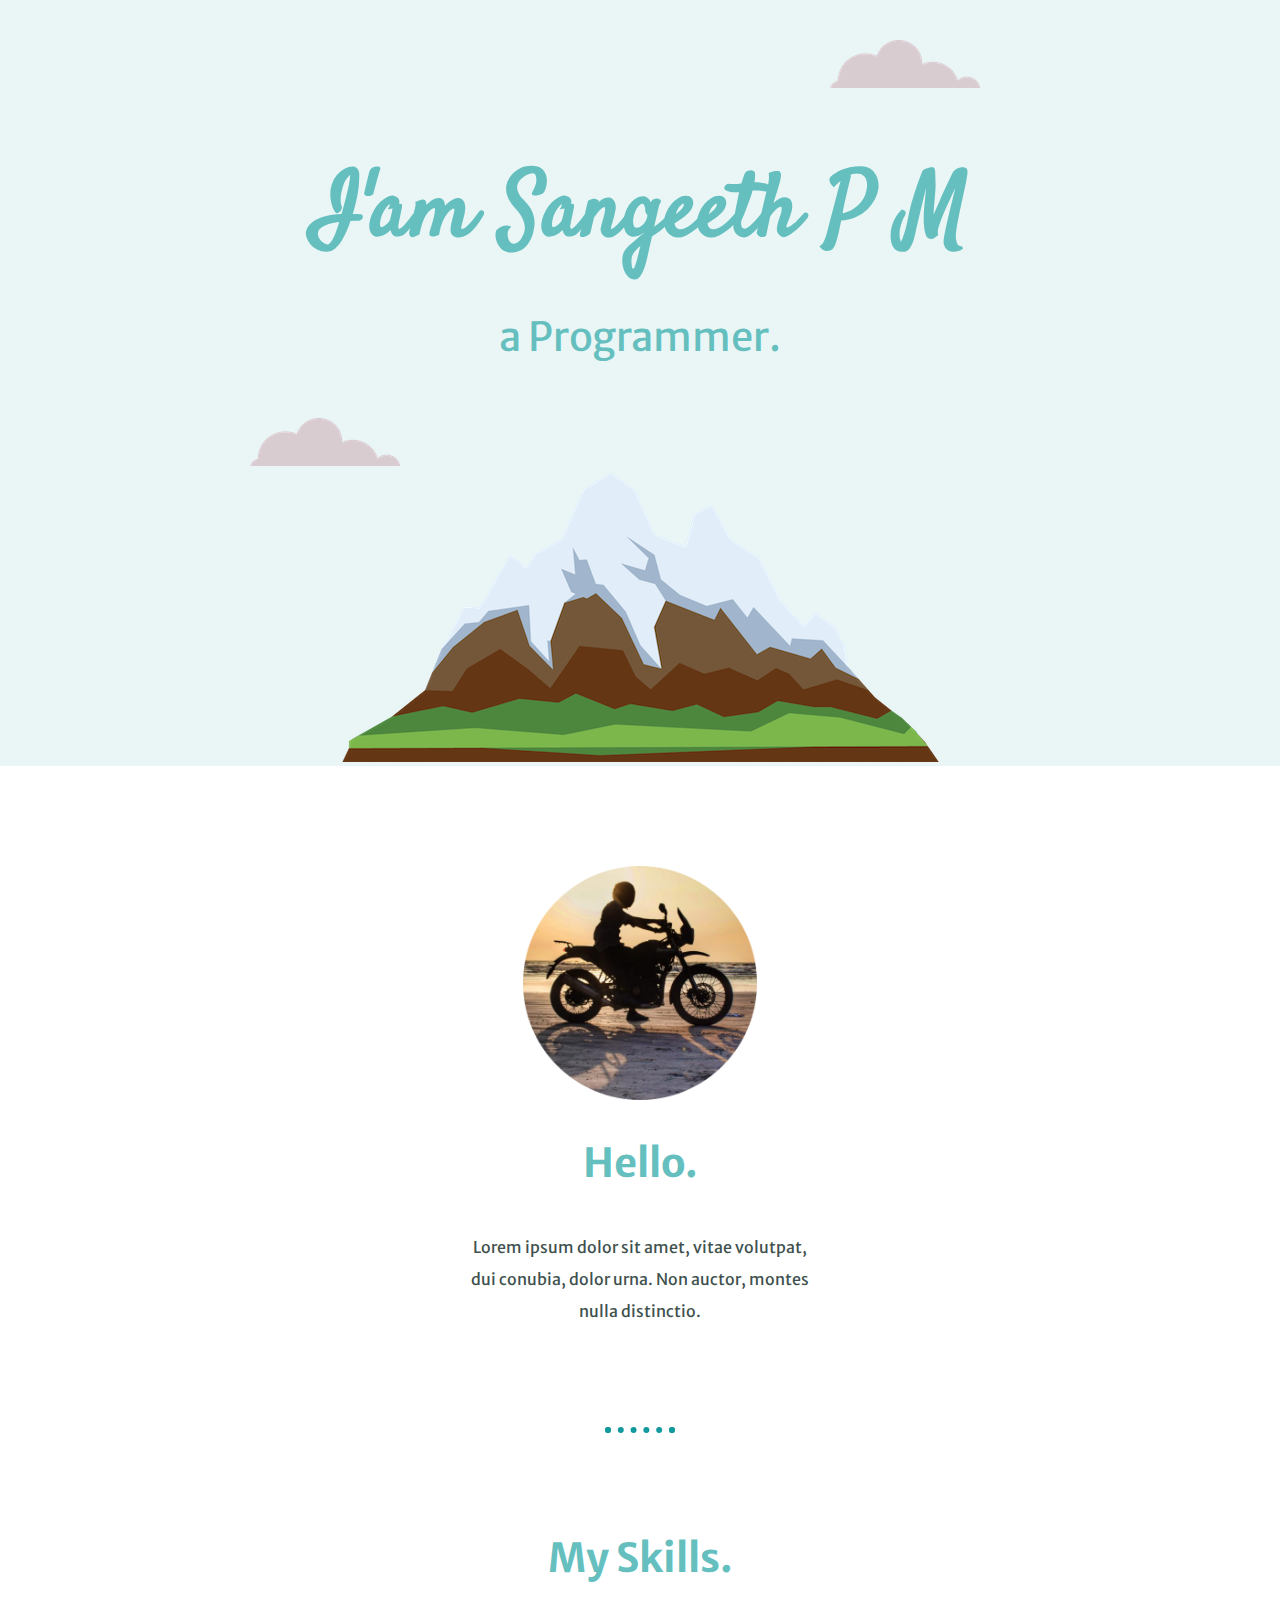
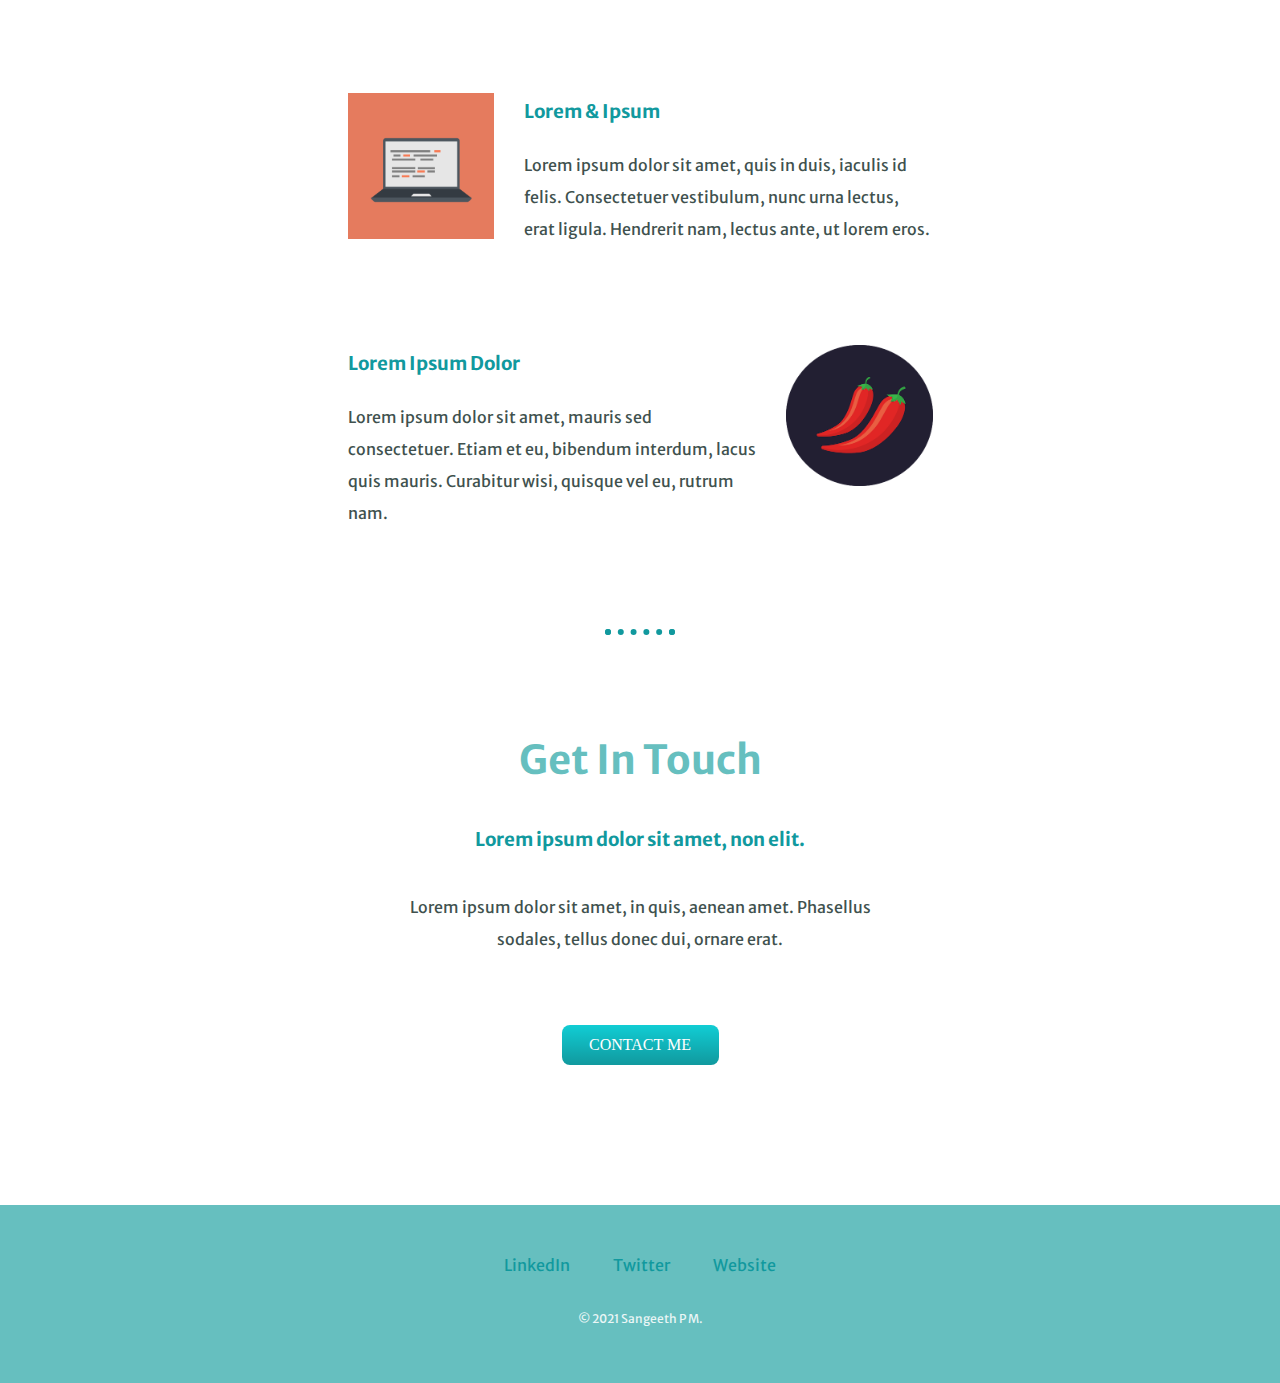
<file: Mysite_css/index.html>
<!DOCTYPE html>
<html lang="en" dir="ltr">

<head>
  <meta charset="utf-8">
  <title>Sangeeth P M</title>
  <link rel="stylesheet" href="css/styles.css">
  <link rel="icon" href="icons/favicon.ico">
  <link href="https://fonts.googleapis.com/css2?family=Merriweather+Sans&display=swap" rel="stylesheet">
  <link href="https://fonts.googleapis.com/css2?family=Noto+Sans+JP&family=Satisfy&display=swap" rel="stylesheet">
</head>

<body>
  <div class="topcont">
    <img class="topcloud" src="images/cloud.png" alt="cloud-img">
    <div class="text">
      <h1>I'am Sangeeth P M</h1>
      <h2 class="subtittle">a Programmer.</h2>
    </div>
    <img class="bottomcloud" src="images/cloud.png" alt="cloud-img">
    <img class="mountain" src="images/mountain.png" alt="mountain-img">
  </div>
  <div class="middle-container">
    <div class="profile">
      <img class="prof_img" src="images/sangeeth.png" alt="profile-img">
      <h2>Hello.</h2>
      <p class="intro">Lorem ipsum dolor sit amet, vitae volutpat, dui conubia, dolor urna. Non auctor, montes nulla distinctio.</p>
    </div>
    <hr>
    <div class="skills">
      <h2>My Skills.</h2>
      <div class="skill-row">
        <img class="skillimg1" src="images/computer.png" alt="pgmskill">
        <h3>Lorem & Ipsum</h3>
        <p>Lorem ipsum dolor sit amet, quis in duis, iaculis id felis. Consectetuer vestibulum, nunc urna lectus, erat ligula. Hendrerit nam, lectus ante, ut lorem eros.</p>
      </div>
      <div class="skill-row">
        <img class="skillimg2" src="images/chillies.png" alt="chilliimg">
        <h3>Lorem Ipsum Dolor</h3>
        <p>Lorem ipsum dolor sit amet, mauris sed consectetuer. Etiam et eu, bibendum interdum, lacus quis mauris. Curabitur wisi, quisque vel eu, rutrum nam.</p>
      </div>
    </div>
    <hr>
    <div class="contact-me">
      <h2>Get In Touch</h2>
      <h3>Lorem ipsum dolor sit amet, non elit.</h3>
      <p class="outro">Lorem ipsum dolor sit amet, in quis, aenean amet. Phasellus sodales, tellus donec dui, ornare erat.</p>
      <a class="button" href="mailto:sangeeth15526@email.com">CONTACT ME</a>
    </div>
  </div>


  <div class="bottom-container">
    <a class="footer-link" href="https://www.linkedin.com/">LinkedIn</a>
    <a class="footer-link" href="https://twitter.com/">Twitter</a>
    <a class="footer-link" href="https://www.appbrewery.co/">Website</a>
    <p class="copyright">© 2021 Sangeeth P M.</p>
  </div>
</body>

</html>
</file>
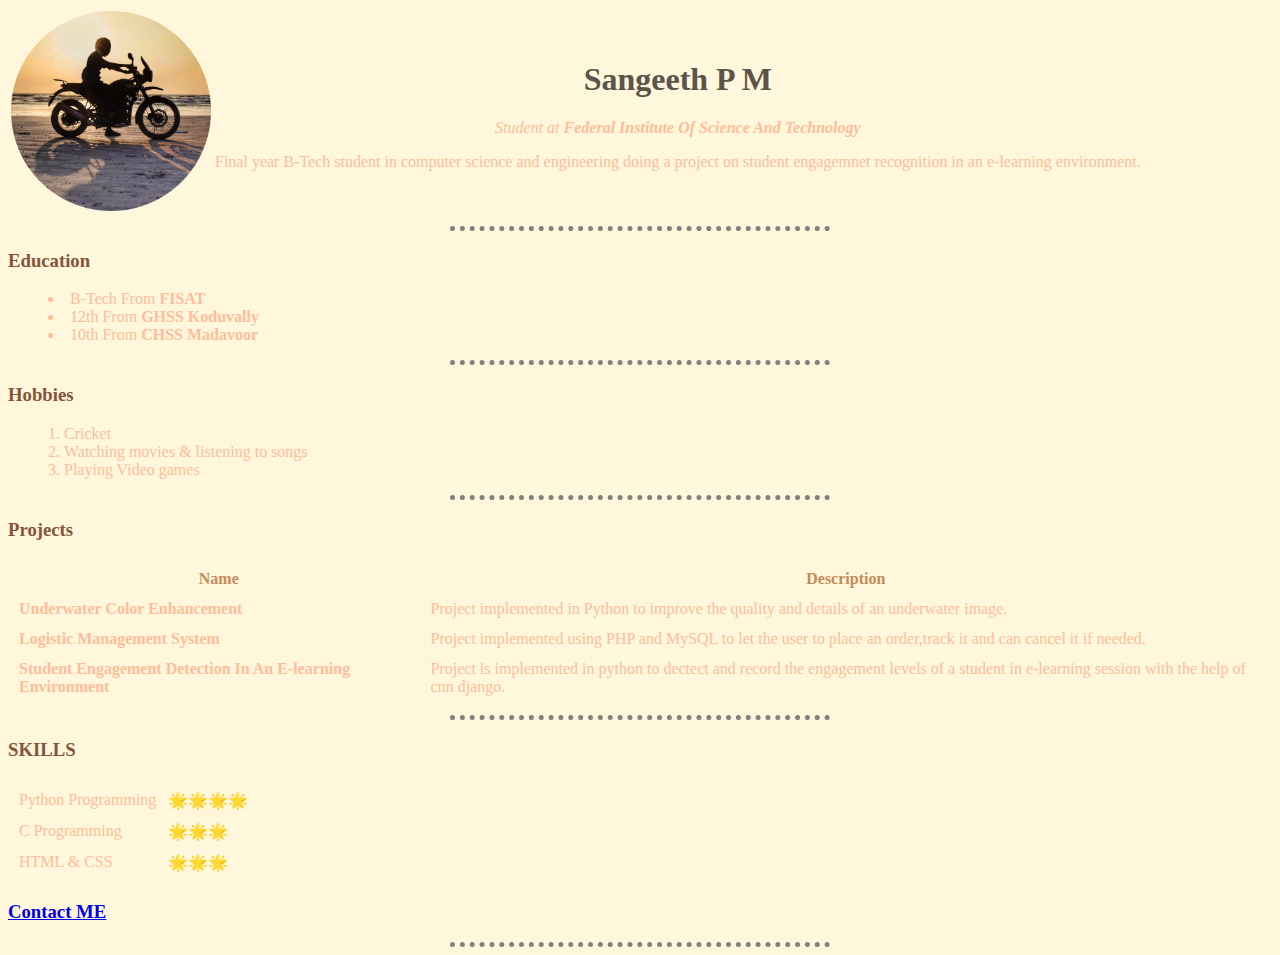
<file: Personal page/index.html>
<!DOCTYPE html>
<html lang="en" dir="ltr">
  <head>
    <meta charset="utf-8">
    <title>Sangeeth's Personal Site</title>
    <link rel="stylesheet" href="css/styles.css">
  </head>
  <body>
    <table>
      <tr>
        <td><img class="profimg"  height="200" src="images\sangeeth.png" alt="Sangeeth profile picture"></td>
        <td class="table1"><h1 class="heading">Sangeeth P M</h1>
        <p id="info">Student at <strong>Federal Institute Of Science And Technology</strong></em></p>
        <p>Final year B-Tech student in computer science and engineering doing a project on
          student engagemnet recognition in an e-learning environment.</p></td>
      </tr>
    </table>
    <hr>
    <h3 class="heading3">Education</h3>
    <ul>
      <li>B-Tech From <b>FISAT</b></li>
      <li>12th From <b>GHSS Koduvally</b></li>
      <li>10th From <b>CHSS Madavoor</b></li>
    </ul>
    <hr>
    <h3>Hobbies</h3>
    <ol>
      <li>Cricket</li>
      <li>Watching movies & listening to songs</li>
      <li>Playing Video games</li>
    </ol>
    <hr>
    <h3>Projects</h2>
    <table cellspacing="10">
      <thead>
        <th>Name</th>
        <th>Description</th>
      </thead>
      <tbody>
        <tr>
          <td><b>Underwater Color Enhancement</b></td>
          <td>Project implemented in Python to improve the quality and details of an underwater
            image.</td>
        </tr>
        <tr>
          <td><b>Logistic Management System</b></td>
          <td>Project implemented using PHP and MySQL to let the user to place an order,track
            it and can cancel it if needed.</td>
        </tr>
        <tr>
          <td><strong>Student Engagement Detection In An E-learning Environment</strong></td>
          <td>Project is implemented in python to dectect and record the engagement levels of a
            student in e-learning session with the help of cnn django.</td>
        </tr>
      </tbody>
    </table>
    <hr>
    <h3>SKILLS</h3>
    <table cellspacing="10">
      <tr>
        <td>Python Programming</td>
        <td>🌟🌟🌟🌟</td>
      </tr>
      <tr>
        <td>C Programming</td>
        <td>🌟🌟🌟</td>
      </tr>
      <tr>
        <td>HTML & CSS</td>
        <td>🌟🌟🌟</td>
      </tr>
    </table>
    <h3><a href="contact.html">Contact ME</a></h2>
    <hr>

  </body>
</html>
</file>
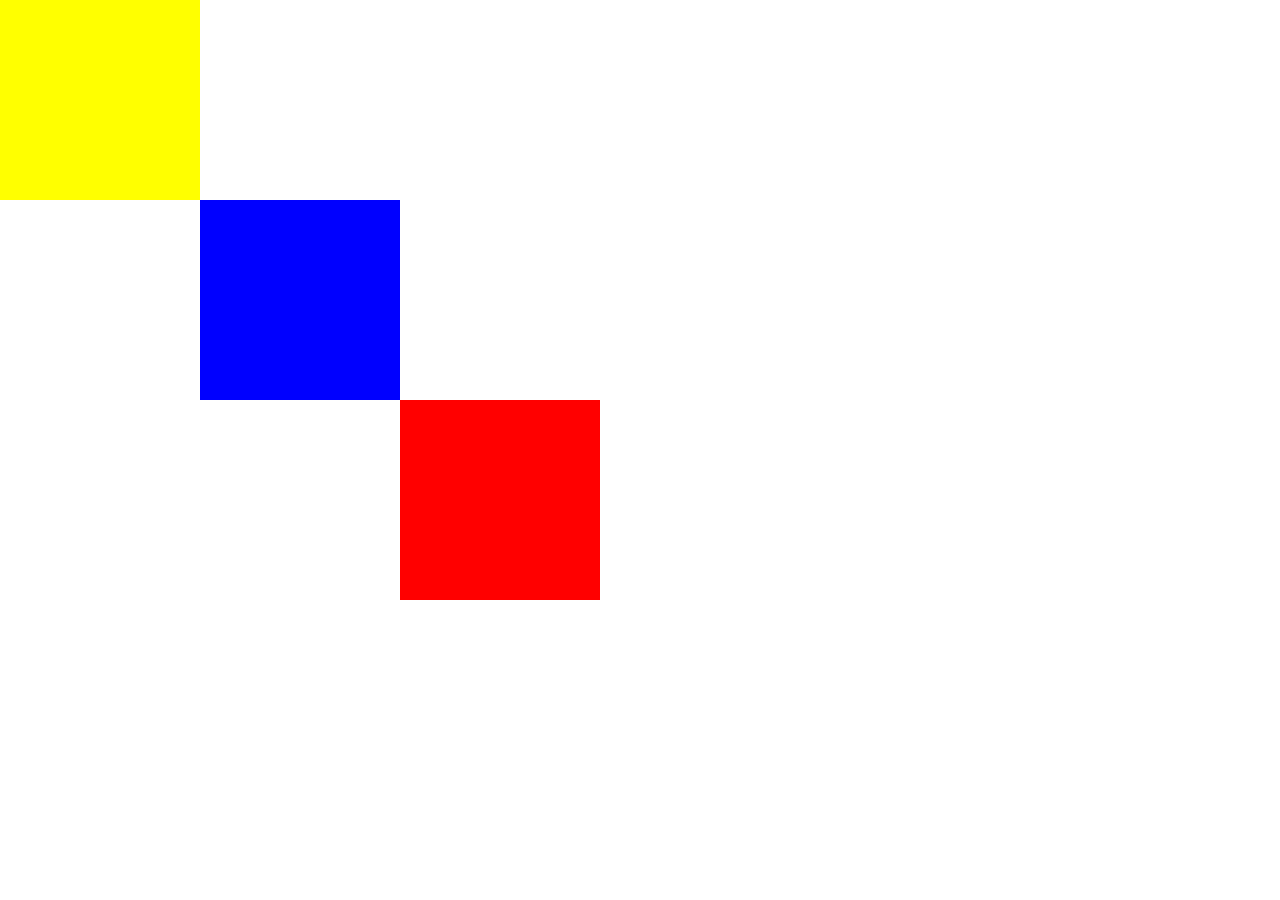
<file: Mysite_css/prob.html>
<!DOCTYPE html>
<html lang="en" dir="ltr">
  <head>
    <meta charset="utf-8">
    <title>Test</title>
    <link rel="stylesheet" href="css/style-test.css">
  </head>
  <body>
    <div class="topcont">

    </div>
    <div class="midcont">

    </div>
    <div class="bottomcont">

    </div>
  </body>
</html>
</file>
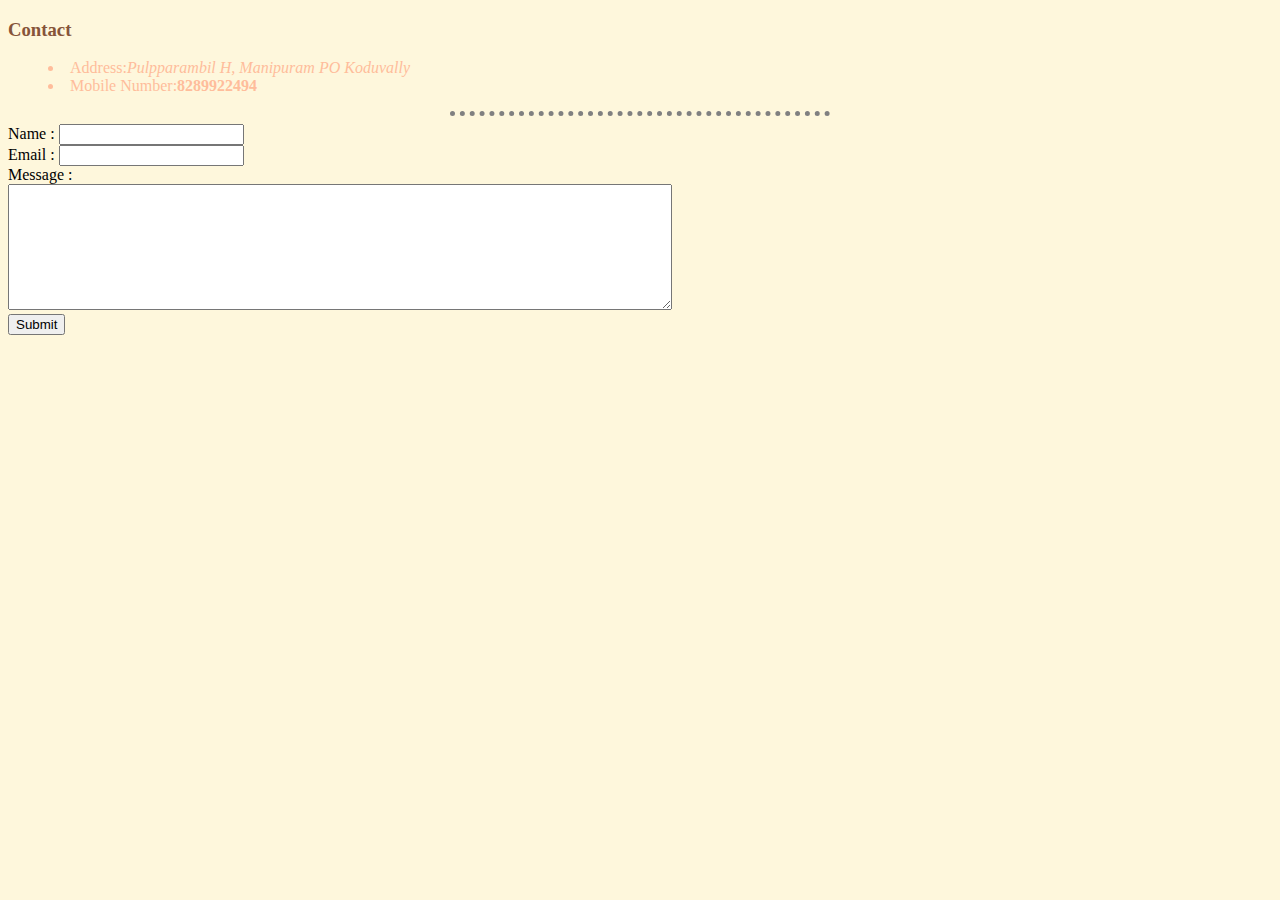
<file: Personal page/contact.html>
<!DOCTYPE html>
<html lang="en" dir="ltr">
  <head>
    <meta charset="utf-8">
    <title>Contact Sangeeth</title>
    <link rel="stylesheet" href="css/styles.css">

  </head>
  <body>
    <h3>Contact</h2>
    <ul>
      <li>Address:<i>Pulpparambil H, Manipuram PO Koduvally</i></li>
      <li>Mobile Number:<b>8289922494</b></li>
    </ul>
    <hr>
    <form  action="mailto:sangeeth15526@gmail.com" method="post">
      <label>Name :</label>
      <input type="text" name="name" value=""><br>
      <label>Email :</label>
      <input type="email" name="cemail" value=""><br>
      <label>Message :</label><br>
      <textarea name="message" rows="8" cols="80"></textarea><br>
      <input type="submit" name="Submit">

    </form>
  </body>
</html>
</file>
<file: Mysite_css/css/styles.css>
body {
  margin: 0 auto;
  text-align: center;
  color: #40514E;
  font-family: 'Merriweather Sans', sans-serif;
}

h1 {
  margin: 50px auto 0 auto;
  font-family: 'Satisfy', cursive;
  font-size: 5.625rem;
  color: #66BFBF;
}

h2 {
  font-size: 2.5rem;
  color: #66BFBF;
  padding-bottom: 10px;
}

h3 {
  color: #11999E;
}

a {
  color: #11999E;
  margin: 10px 20px;
  text-decoration: none;
}
p{
  line-height: 2;
}
hr{
  border: dotted #11999E 6px;
  border-bottom: none;
  width: 5%;
  margin: 100px auto;
}
a:hover{
  color: #EAF6F6;

}
.topcont {
  background-color: #EAF6F6;
  text-align: center;
  position: relative;
  padding-top: 100px;
}

.middle-container {
  text-align: center;
  position: relative;
  display: inline-block;
  margin: 100px 0;
}

.bottom-container {
  background-color: #66BFBF;
  text-align: center;
  position: relative;
  padding: 50px 0 20px;
}

.topcloud {
  position: absolute;
  right: 300px;
  top: 40px;
}

.bottomcloud {
  position: absolute;
  left: 250px;
  bottom: 300px;
}

.subtittle {
  font-weight: normal;
}

.prof_img {
  width: 20%;
}

.skill-row {
  width: 50%;
  margin: 100px auto 100px auto;
  text-align: left;
  line-height: 2;
}

.skillimg1 {
  width: 25%;
  float: left;
  margin-right: 30px;
}

.skillimg2 {
  width: 25%;
  float: right;
  margin-left: 30px;
}
.copyright {
  color: #EAF6F6;
  font-size: 0.75rem;
  padding: 20px 0;
}
.intro{
  width: 30%;
  margin: auto;
}
.outro{
  width: 40%;
  margin: 40px auto 60px;
}

.button {
  background: #11cdd4;
  background-image: -webkit-linear-gradient(top, #11cdd4, #11999E);
  background-image: -moz-linear-gradient(top, #11cdd4, #11999E);
  background-image: -ms-linear-gradient(top, #11cdd4, #11999E);
  background-image: -o-linear-gradient(top, #11cdd4, #11999E);
  background-image: -webkit-gradient(to bottom,  #11cdd4, #11999E);
  -webkit-border-radius: 8px;
  -moz-border-radius: 8px;
  border-radius: 8px;
  height: 0;
  line-height: 0;
  color: #FFFFFF;
  font-family: Ariel;
  width: 10%;
  padding: 20px;
  text-decoration: none;
  display: inline-block;
  cursor: pointer;
  margin-bottom: 40px;
}

.button:hover {
  background: #30e3cb;
  background-image: -webkit-linear-gradient(top, #30e3cb, #2bc4ad);
  background-image: -moz-linear-gradient(top, #30e3cb, #2bc4ad);
  background-image: -ms-linear-gradient(top, #30e3cb, #2bc4ad);
  background-image: -o-linear-gradient(top, #30e3cb, #2bc4ad);
  background-image: -webkit-gradient(to bottom,  #30e3cb, #2bc4ad);
  -webkit-border-radius: 8px;
  -moz-border-radius: 8px;
  border-radius: 8px;
  text-decoration: none;
}
</file>
<file: Personal page/css/styles.css>
body{
  background-color:#FEF7DC;
  align-items: center;
}
hr{
  border-style: none;
  border-top-style: dotted;
  border-width: 5px;
  border-color:grey;
  width: 30%;
}
h3{
  color: #865439;
  font-family: cursive;

}
td{
  text-align: left;
  font-family: cursive;
  color: #FFBD9B;
}
ul{
  text-align:justify;
  font-family: cursive;
  color: #FFBD9B;
  list-style-position: inside;
}
ol{
  text-align:justify;
  font-family: cursive;
  color: #FFBD9B;
  list-style-position: inside;
}
th{
  color: #C68B59;
}
/****Class selectore****/
.table1{
  text-align: center;
}
.heading{
  color: #5D534A;
  font-family: cursive;
}
.heading3{
  text-align: justify;
  font-family: cursive;
}
#info{
  font-style: italic;
  font-family: cursive;

}
</file>
<file: Mysite_css/css/style-test.css>
body{
  margin: 0;
}
.topcont{
  background-color: red;
  width: 200px;
  height:200px;
  position: absolute;
  top: 400px;
  left: 400px;
}
.midcont{
  background-color: blue;
  width: 200px;
  height: 200px;
  position: absolute;
  top: 200px;
  left: 200px;
}
.bottomcont{
  background-color: yellow;
  width:200px;
  height: 200px;
  position: absolute;
}
</file>
